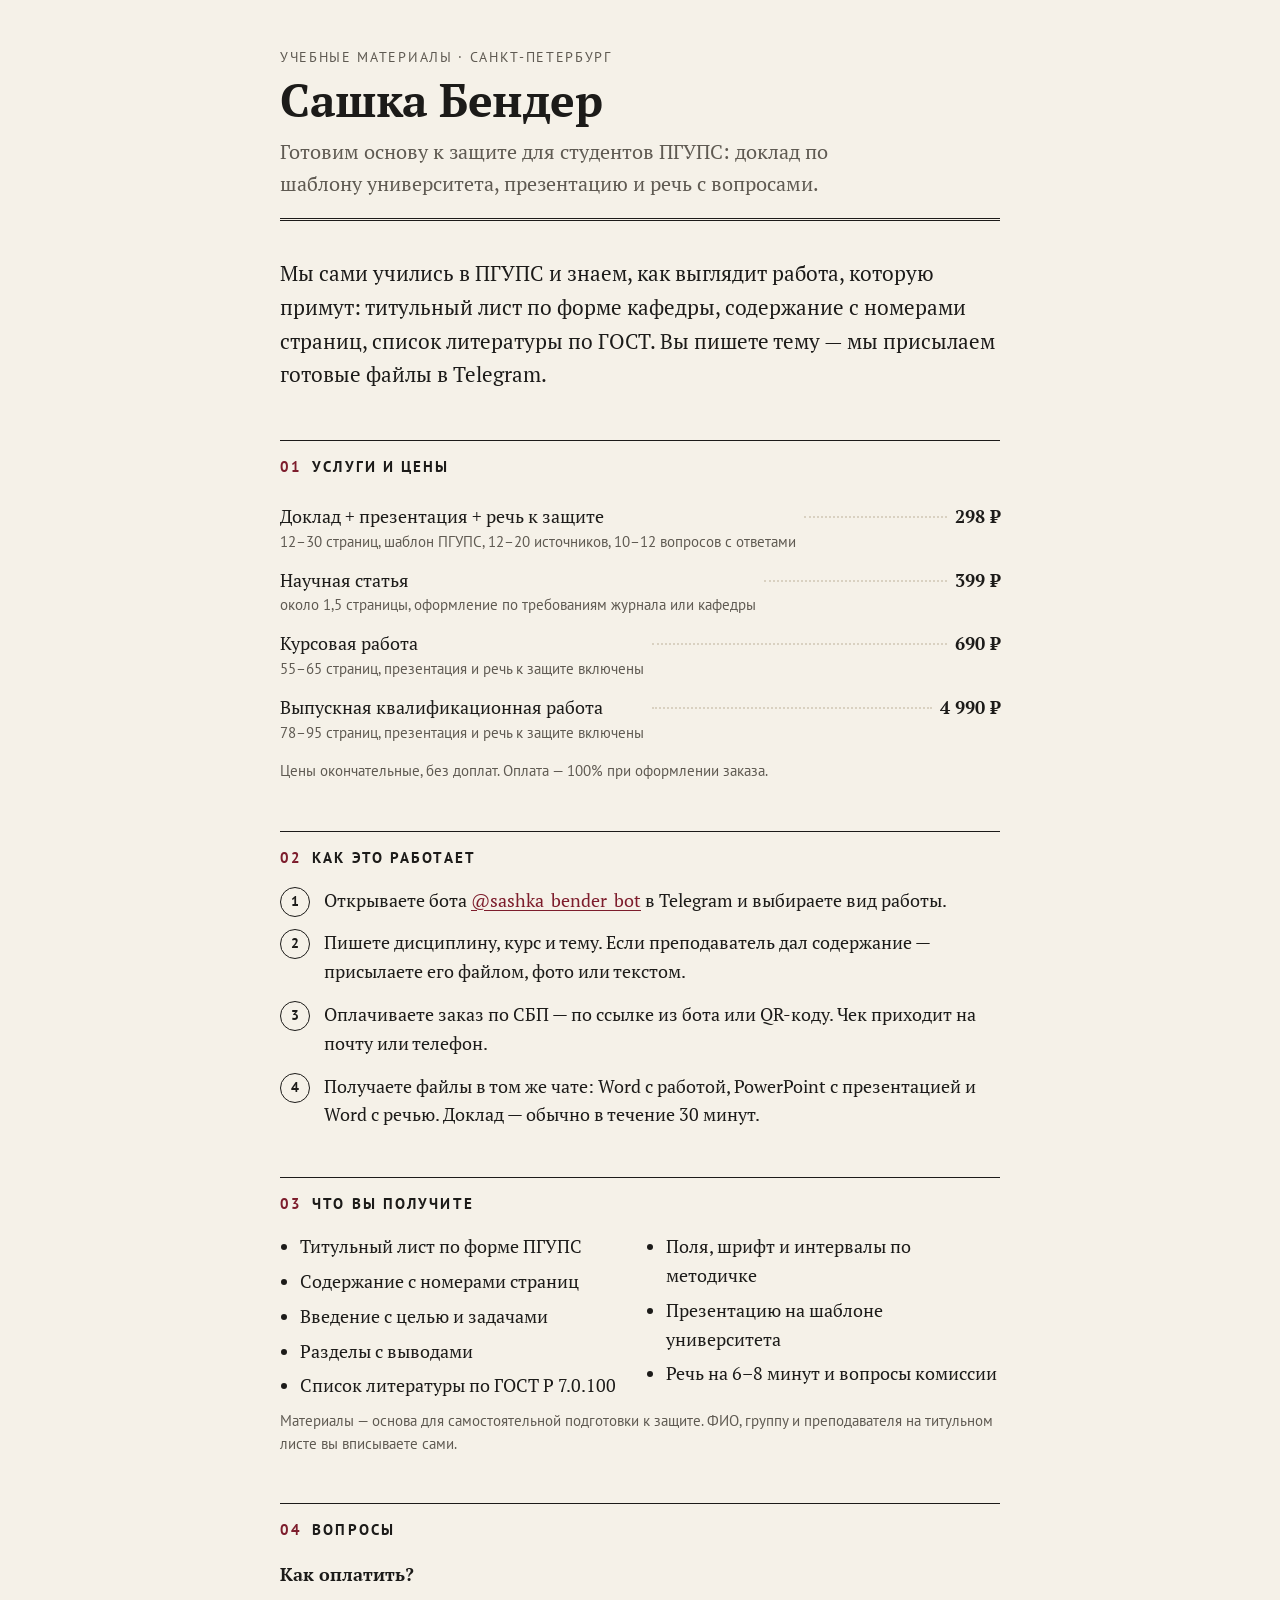
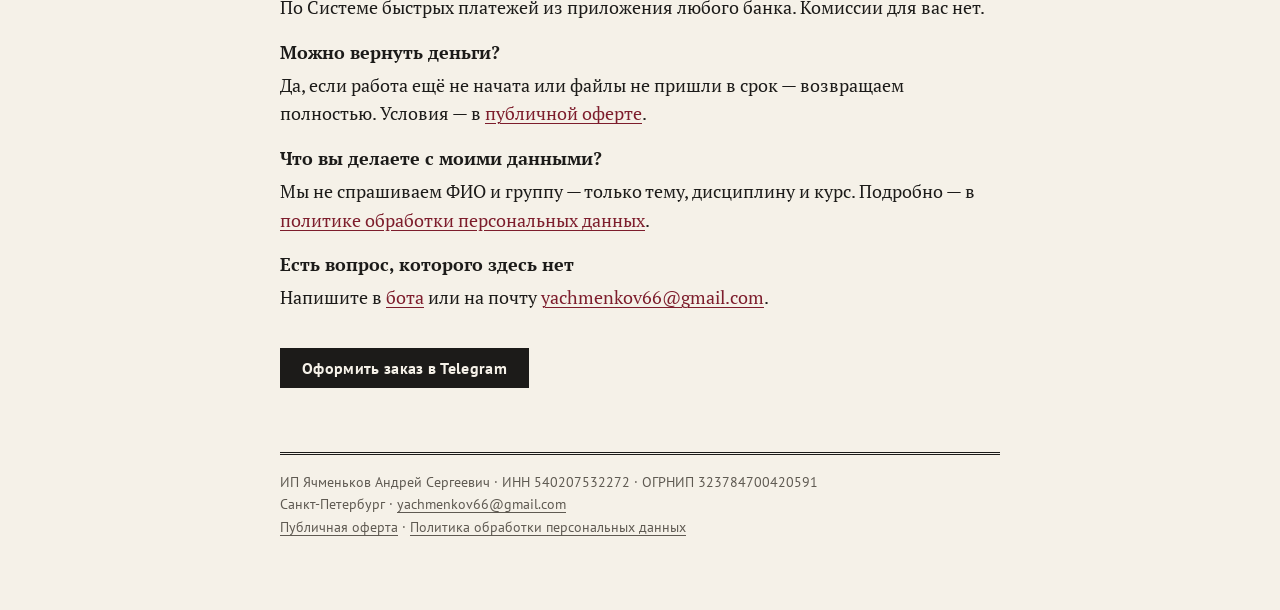
<file: index.html>
<!doctype html>
<html lang="ru">
<head>
<meta charset="utf-8">
<meta name="viewport" content="width=device-width, initial-scale=1">
<title>Сашка Бендер — доклады к защите для студентов ПГУПС</title>
<meta name="description" content="Подготовка учебных материалов для студентов ПГУПС: доклад по шаблону университета, презентация и речь к защите. Оплата по СБП, выдача файлов в Telegram.">
<link rel="preconnect" href="https://fonts.googleapis.com">
<link rel="preconnect" href="https://fonts.gstatic.com" crossorigin>
<link href="https://fonts.googleapis.com/css2?family=PT+Sans:wght@400;700&family=PT+Serif:wght@400;700&display=swap" rel="stylesheet">
<link rel="stylesheet" href="style.css">
</head>
<body>
<div class="page">

<header class="masthead">
  <div class="kicker">Учебные материалы · Санкт-Петербург</div>
  <h1>Сашка Бендер</h1>
  <p>Готовим основу к защите для студентов ПГУПС: доклад по шаблону университета, презентацию и речь с вопросами.</p>
</header>

<p class="lead">Мы сами учились в ПГУПС и знаем, как выглядит работа, которую примут: титульный лист по форме кафедры, содержание с номерами страниц, список литературы по ГОСТ. Вы пишете тему — мы присылаем готовые файлы в Telegram.</p>

<h2><span class="no">01</span>Услуги и цены</h2>
<ul class="price">
  <li><span class="name">Доклад + презентация + речь к защите
      <small>12–30 страниц, шаблон ПГУПС, 12–20 источников, 10–12 вопросов с ответами</small></span>
      <span class="dots"></span><span class="sum">298 ₽</span></li>
  <li><span class="name">Научная статья
      <small>около 1,5 страницы, оформление по требованиям журнала или кафедры</small></span>
      <span class="dots"></span><span class="sum">399 ₽</span></li>
  <li><span class="name">Курсовая работа
      <small>55–65 страниц, презентация и речь к защите включены</small></span>
      <span class="dots"></span><span class="sum">690 ₽</span></li>
  <li><span class="name">Выпускная квалификационная работа
      <small>78–95 страниц, презентация и речь к защите включены</small></span>
      <span class="dots"></span><span class="sum">4 990 ₽</span></li>
</ul>
<p class="note">Цены окончательные, без доплат. Оплата — 100% при оформлении заказа.</p>

<h2><span class="no">02</span>Как это работает</h2>
<ol class="steps">
  <li>Открываете бота <a href="https://t.me/sashka_bender_bot">@sashka_bender_bot</a> в Telegram и выбираете вид работы.</li>
  <li>Пишете дисциплину, курс и тему. Если преподаватель дал содержание — присылаете его файлом, фото или текстом.</li>
  <li>Оплачиваете заказ по СБП — по ссылке из бота или QR-коду. Чек приходит на почту или телефон.</li>
  <li>Получаете файлы в том же чате: Word с работой, PowerPoint с презентацией и Word с речью. Доклад — обычно в течение 30 минут.</li>
</ol>

<h2><span class="no">03</span>Что вы получите</h2>
<ul class="inside">
  <li>Титульный лист по форме ПГУПС</li>
  <li>Содержание с номерами страниц</li>
  <li>Введение с целью и задачами</li>
  <li>Разделы с выводами</li>
  <li>Список литературы по ГОСТ Р 7.0.100</li>
  <li>Поля, шрифт и интервалы по методичке</li>
  <li>Презентацию на шаблоне университета</li>
  <li>Речь на 6–8 минут и вопросы комиссии</li>
</ul>
<p class="note">Материалы — основа для самостоятельной подготовки к защите. ФИО, группу и преподавателя на титульном листе вы вписываете сами.</p>

<h2><span class="no">04</span>Вопросы</h2>
<dl class="faq">
  <dt>Как оплатить?</dt>
  <dd>По Системе быстрых платежей из приложения любого банка. Комиссии для вас нет.</dd>
  <dt>Можно вернуть деньги?</dt>
  <dd>Да, если работа ещё не начата или файлы не пришли в срок — возвращаем полностью. Условия — в <a href="oferta.html">публичной оферте</a>.</dd>
  <dt>Что вы делаете с моими данными?</dt>
  <dd>Мы не спрашиваем ФИО и группу — только тему, дисциплину и курс. Подробно — в <a href="privacy.html">политике обработки персональных данных</a>.</dd>
  <dt>Есть вопрос, которого здесь нет</dt>
  <dd>Напишите в <a href="https://t.me/sashka_bender_bot">бота</a> или на почту <a href="mailto:yachmenkov66@gmail.com">yachmenkov66@gmail.com</a>.</dd>
</dl>

<p style="margin-top:28px"><a class="cta" href="https://t.me/sashka_bender_bot">Оформить заказ в Telegram</a></p>

<footer>
  ИП Ячменьков Андрей Сергеевич · ИНН 540207532272 · ОГРНИП 323784700420591<br>
  Санкт-Петербург · <a href="mailto:yachmenkov66@gmail.com">yachmenkov66@gmail.com</a><br>
  <a href="oferta.html">Публичная оферта</a> · <a href="privacy.html">Политика обработки персональных данных</a>
</footer>

</div>
</body>
</html>
</file>
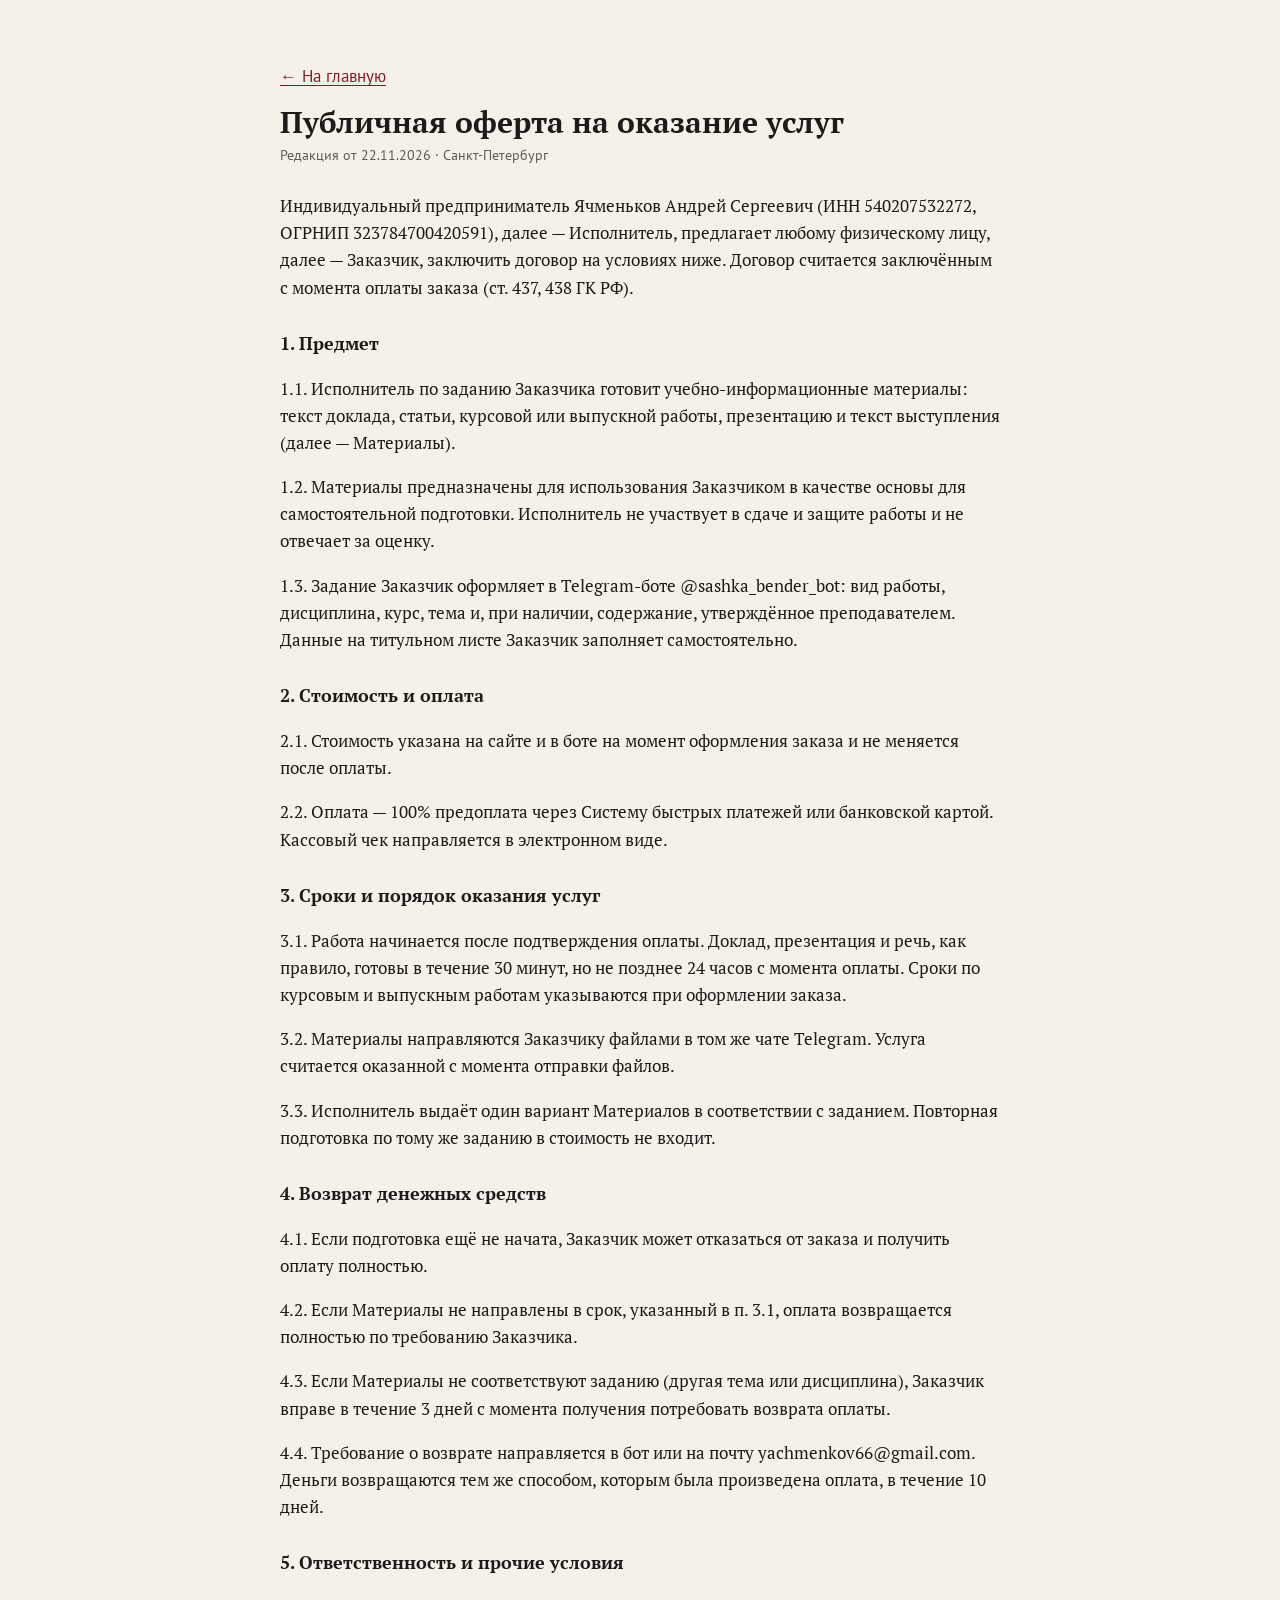
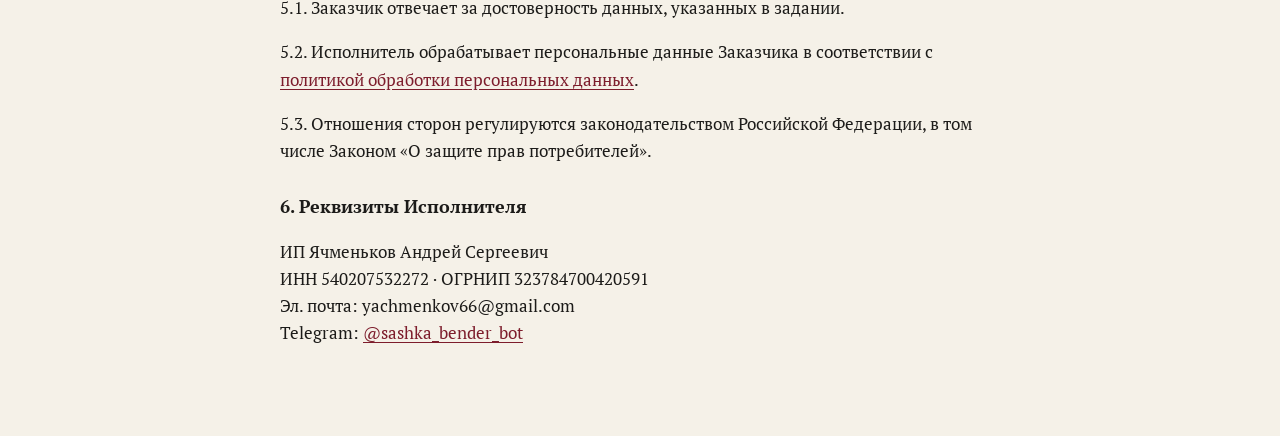
<file: oferta.html>
<!doctype html>
<html lang="ru">
<head>
<meta charset="utf-8">
<meta name="viewport" content="width=device-width, initial-scale=1">
<title>Публичная оферта — Сашка Бендер</title>
<link href="https://fonts.googleapis.com/css2?family=PT+Sans:wght@400;700&family=PT+Serif:wght@400;700&display=swap" rel="stylesheet">
<link rel="stylesheet" href="style.css">
</head>
<body>
<div class="page doc">
<p class="back"><a href="index.html">← На главную</a></p>
<h1>Публичная оферта на оказание услуг</h1>
<div class="meta">Редакция от 22.11.2026 · Санкт-Петербург</div>

<p>Индивидуальный предприниматель Ячменьков Андрей Сергеевич (ИНН 540207532272, ОГРНИП 323784700420591), далее — Исполнитель, предлагает любому физическому лицу, далее — Заказчик, заключить договор на условиях ниже. Договор считается заключённым с момента оплаты заказа (ст. 437, 438 ГК РФ).</p>

<h3>1. Предмет</h3>
<p>1.1. Исполнитель по заданию Заказчика готовит учебно-информационные материалы: текст доклада, статьи, курсовой или выпускной работы, презентацию и текст выступления (далее — Материалы).</p>
<p>1.2. Материалы предназначены для использования Заказчиком в качестве основы для самостоятельной подготовки. Исполнитель не участвует в сдаче и защите работы и не отвечает за оценку.</p>
<p>1.3. Задание Заказчик оформляет в Telegram-боте @sashka_bender_bot: вид работы, дисциплина, курс, тема и, при наличии, содержание, утверждённое преподавателем. Данные на титульном листе Заказчик заполняет самостоятельно.</p>

<h3>2. Стоимость и оплата</h3>
<p>2.1. Стоимость указана на сайте и в боте на момент оформления заказа и не меняется после оплаты.</p>
<p>2.2. Оплата — 100% предоплата через Систему быстрых платежей или банковской картой. Кассовый чек направляется в электронном виде.</p>

<h3>3. Сроки и порядок оказания услуг</h3>
<p>3.1. Работа начинается после подтверждения оплаты. Доклад, презентация и речь, как правило, готовы в течение 30 минут, но не позднее 24 часов с момента оплаты. Сроки по курсовым и выпускным работам указываются при оформлении заказа.</p>
<p>3.2. Материалы направляются Заказчику файлами в том же чате Telegram. Услуга считается оказанной с момента отправки файлов.</p>
<p>3.3. Исполнитель выдаёт один вариант Материалов в соответствии с заданием. Повторная подготовка по тому же заданию в стоимость не входит.</p>

<h3>4. Возврат денежных средств</h3>
<p>4.1. Если подготовка ещё не начата, Заказчик может отказаться от заказа и получить оплату полностью.</p>
<p>4.2. Если Материалы не направлены в срок, указанный в п. 3.1, оплата возвращается полностью по требованию Заказчика.</p>
<p>4.3. Если Материалы не соответствуют заданию (другая тема или дисциплина), Заказчик вправе в течение 3 дней с момента получения потребовать возврата оплаты.</p>
<p>4.4. Требование о возврате направляется в бот или на почту yachmenkov66@gmail.com. Деньги возвращаются тем же способом, которым была произведена оплата, в течение 10 дней.</p>

<h3>5. Ответственность и прочие условия</h3>
<p>5.1. Заказчик отвечает за достоверность данных, указанных в задании.</p>
<p>5.2. Исполнитель обрабатывает персональные данные Заказчика в соответствии с <a href="privacy.html">политикой обработки персональных данных</a>.</p>
<p>5.3. Отношения сторон регулируются законодательством Российской Федерации, в том числе Законом «О защите прав потребителей».</p>

<h3>6. Реквизиты Исполнителя</h3>
<p>ИП Ячменьков Андрей Сергеевич<br>ИНН 540207532272 · ОГРНИП 323784700420591<br>Эл. почта: yachmenkov66@gmail.com<br>Telegram: <a href="https://t.me/sashka_bender_bot">@sashka_bender_bot</a></p>
</div>
</body>
</html>
</file>
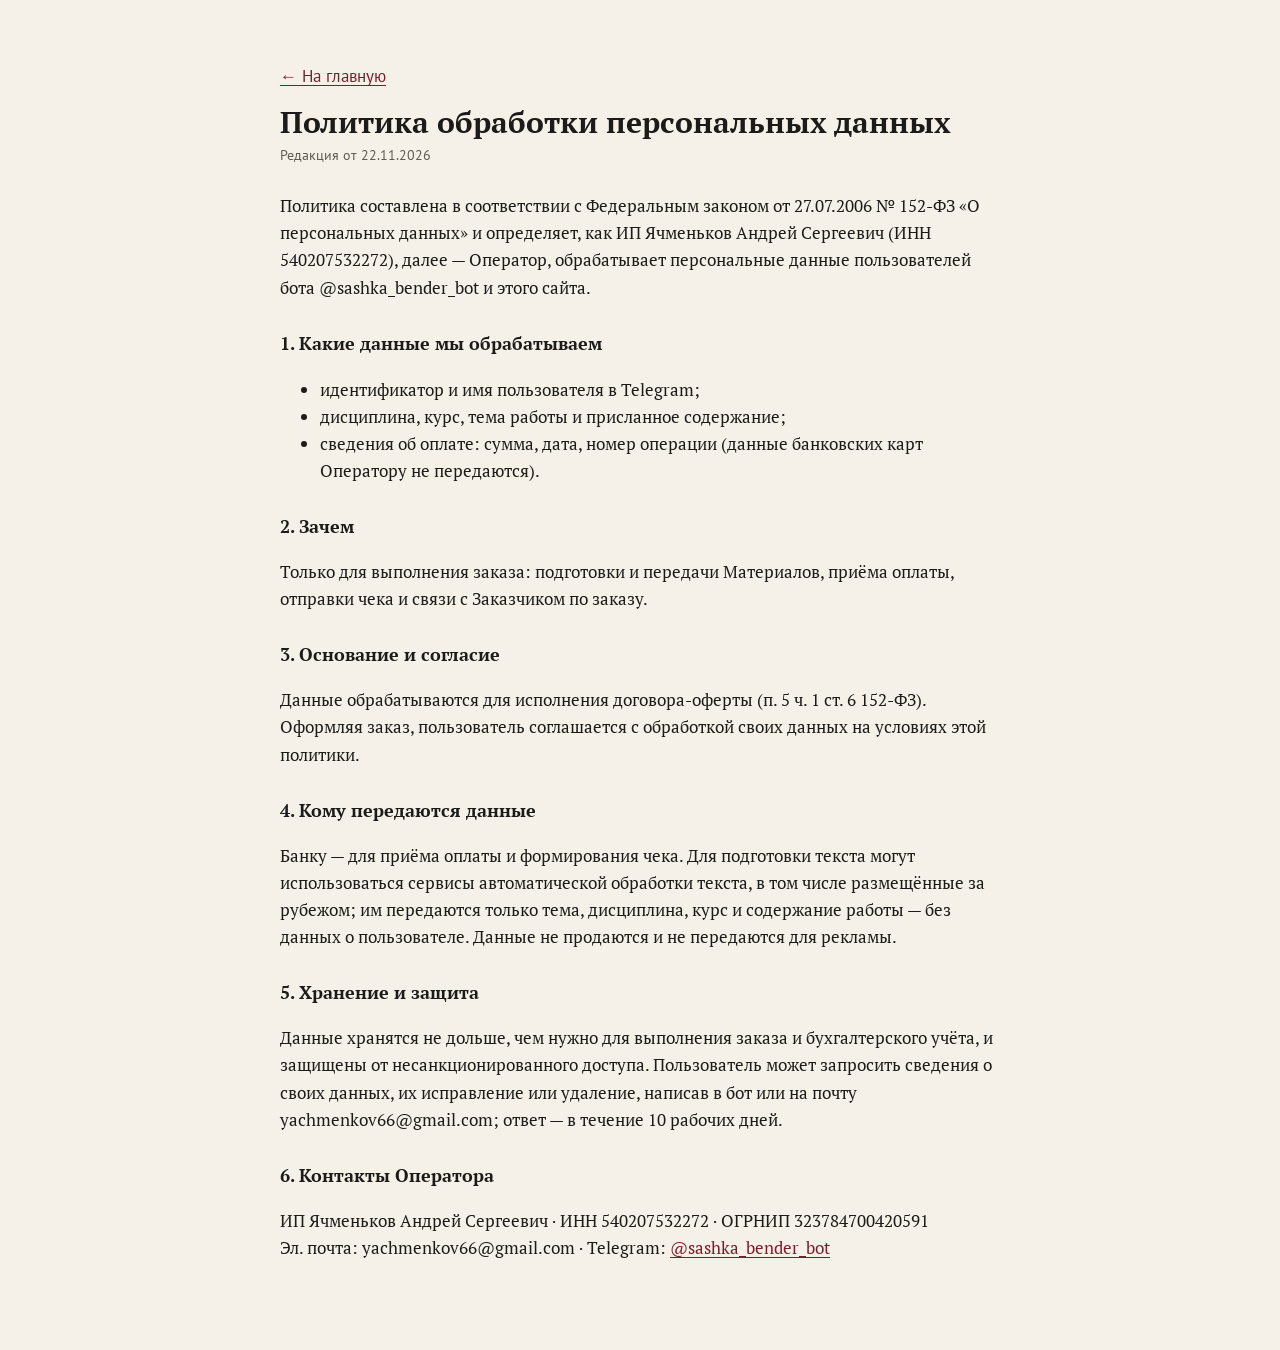
<file: privacy.html>
<!doctype html>
<html lang="ru">
<head>
<meta charset="utf-8">
<meta name="viewport" content="width=device-width, initial-scale=1">
<title>Политика обработки персональных данных — Сашка Бендер</title>
<link href="https://fonts.googleapis.com/css2?family=PT+Sans:wght@400;700&family=PT+Serif:wght@400;700&display=swap" rel="stylesheet">
<link rel="stylesheet" href="style.css">
</head>
<body>
<div class="page doc">
<p class="back"><a href="index.html">← На главную</a></p>
<h1>Политика обработки персональных данных</h1>
<div class="meta">Редакция от 22.11.2026</div>

<p>Политика составлена в соответствии с Федеральным законом от 27.07.2006 № 152-ФЗ «О персональных данных» и определяет, как ИП Ячменьков Андрей Сергеевич (ИНН 540207532272), далее — Оператор, обрабатывает персональные данные пользователей бота @sashka_bender_bot и этого сайта.</p>

<h3>1. Какие данные мы обрабатываем</h3>
<ul>
  <li>идентификатор и имя пользователя в Telegram;</li>
  <li>дисциплина, курс, тема работы и присланное содержание;</li>
  <li>сведения об оплате: сумма, дата, номер операции (данные банковских карт Оператору не передаются).</li>
</ul>

<h3>2. Зачем</h3>
<p>Только для выполнения заказа: подготовки и передачи Материалов, приёма оплаты, отправки чека и связи с Заказчиком по заказу.</p>

<h3>3. Основание и согласие</h3>
<p>Данные обрабатываются для исполнения договора-оферты (п. 5 ч. 1 ст. 6 152-ФЗ). Оформляя заказ, пользователь соглашается с обработкой своих данных на условиях этой политики.</p>

<h3>4. Кому передаются данные</h3>
<p>Банку — для приёма оплаты и формирования чека. Для подготовки текста могут использоваться сервисы автоматической обработки текста, в том числе размещённые за рубежом; им передаются только тема, дисциплина, курс и содержание работы — без данных о пользователе. Данные не продаются и не передаются для рекламы.</p>

<h3>5. Хранение и защита</h3>
<p>Данные хранятся не дольше, чем нужно для выполнения заказа и бухгалтерского учёта, и защищены от несанкционированного доступа. Пользователь может запросить сведения о своих данных, их исправление или удаление, написав в бот или на почту yachmenkov66@gmail.com; ответ — в течение 10 рабочих дней.</p>

<h3>6. Контакты Оператора</h3>
<p>ИП Ячменьков Андрей Сергеевич · ИНН 540207532272 · ОГРНИП 323784700420591<br>Эл. почта: yachmenkov66@gmail.com · Telegram: <a href="https://t.me/sashka_bender_bot">@sashka_bender_bot</a></p>
</div>
</body>
</html>
</file>
<file: style.css>
:root {
  --paper: #f5f1e8;
  --ink: #1c1b19;
  --muted: #5f5a52;
  --rule: #d9d1c1;
  --accent: #7d1d2c;
  --serif: "PT Serif", Georgia, serif;
  --sans: "PT Sans", "Helvetica Neue", Arial, sans-serif;
}
* { box-sizing: border-box; }
html { -webkit-text-size-adjust: 100%; }
body {
  margin: 0;
  background: var(--paper);
  color: var(--ink);
  font: 18px/1.6 var(--serif);
}
.page { max-width: 760px; margin: 0 auto; padding: 48px 20px 72px; }
a { color: var(--accent); text-underline-offset: 3px; }

header.masthead { border-bottom: 3px double var(--ink); padding-bottom: 18px; margin-bottom: 36px; }
.masthead .kicker { font: 14px/1.3 var(--sans); letter-spacing: .12em; text-transform: uppercase; color: var(--muted); }
.masthead h1 { font-size: 46px; line-height: 1.05; margin: 10px 0 12px; letter-spacing: -.01em; }
.masthead p { margin: 0; font-size: 20px; color: var(--muted); max-width: 560px; }

h2 {
  font-size: 15px; font-family: var(--sans); letter-spacing: .14em; text-transform: uppercase;
  margin: 48px 0 16px; padding-top: 14px; border-top: 1px solid var(--ink);
}
h2 .no { color: var(--accent); margin-right: 10px; }

.lead { font-size: 21px; }

/* прайс как «содержание» в курсовой — с отточиями */
.price { list-style: none; padding: 0; margin: 0; }
.price li { display: flex; align-items: baseline; gap: 8px; padding: 7px 0; }
.price .name { flex: 0 1 auto; }
.price .name small { display: block; font: 15px/1.4 var(--sans); color: var(--muted); }
.price .dots { flex: 1 1 40px; border-bottom: 2px dotted var(--rule); transform: translateY(-5px); min-width: 24px; }
.price .sum { flex: 0 0 auto; font-weight: 700; white-space: nowrap; }
.note { font: 15px/1.5 var(--sans); color: var(--muted); margin-top: 10px; }

ol.steps { padding-left: 0; list-style: none; counter-reset: s; margin: 0; }
ol.steps li { counter-increment: s; position: relative; padding-left: 44px; margin: 0 0 14px; }
ol.steps li::before {
  content: counter(s); position: absolute; left: 0; top: 1px; width: 28px; height: 28px;
  border: 1.5px solid var(--ink); border-radius: 50%; font: 700 14px/26px var(--sans); text-align: center;
}

.inside { columns: 2; column-gap: 32px; padding-left: 20px; margin: 0; }
.inside li { break-inside: avoid; margin-bottom: 6px; }

dl.faq dt { font-weight: 700; margin-top: 16px; }
dl.faq dd { margin: 4px 0 0; }

.cta {
  display: inline-block; margin-top: 8px; padding: 12px 22px; background: var(--ink); color: var(--paper);
  font: 700 16px/1 var(--sans); text-decoration: none; letter-spacing: .02em;
}
.cta:hover { background: var(--accent); }

footer { margin-top: 64px; padding-top: 16px; border-top: 3px double var(--ink); font: 14px/1.6 var(--sans); color: var(--muted); }
footer a { color: var(--muted); }

/* документы */
.doc h1 { font-size: 30px; line-height: 1.2; margin: 0 0 6px; }
.doc .meta { font: 14px var(--sans); color: var(--muted); margin-bottom: 28px; }
.doc h3 { font-size: 18px; margin: 28px 0 8px; }
.doc p, .doc li { font-size: 17px; }
.back { font: 15px var(--sans); }

@media (max-width: 600px) {
  body { font-size: 17px; }
  .page { padding: 28px 16px 48px; }
  .masthead h1 { font-size: 34px; }
  .masthead p, .lead { font-size: 18px; }
  .inside { columns: 1; }
  .price .sum { font-size: 17px; }
}
</file>
